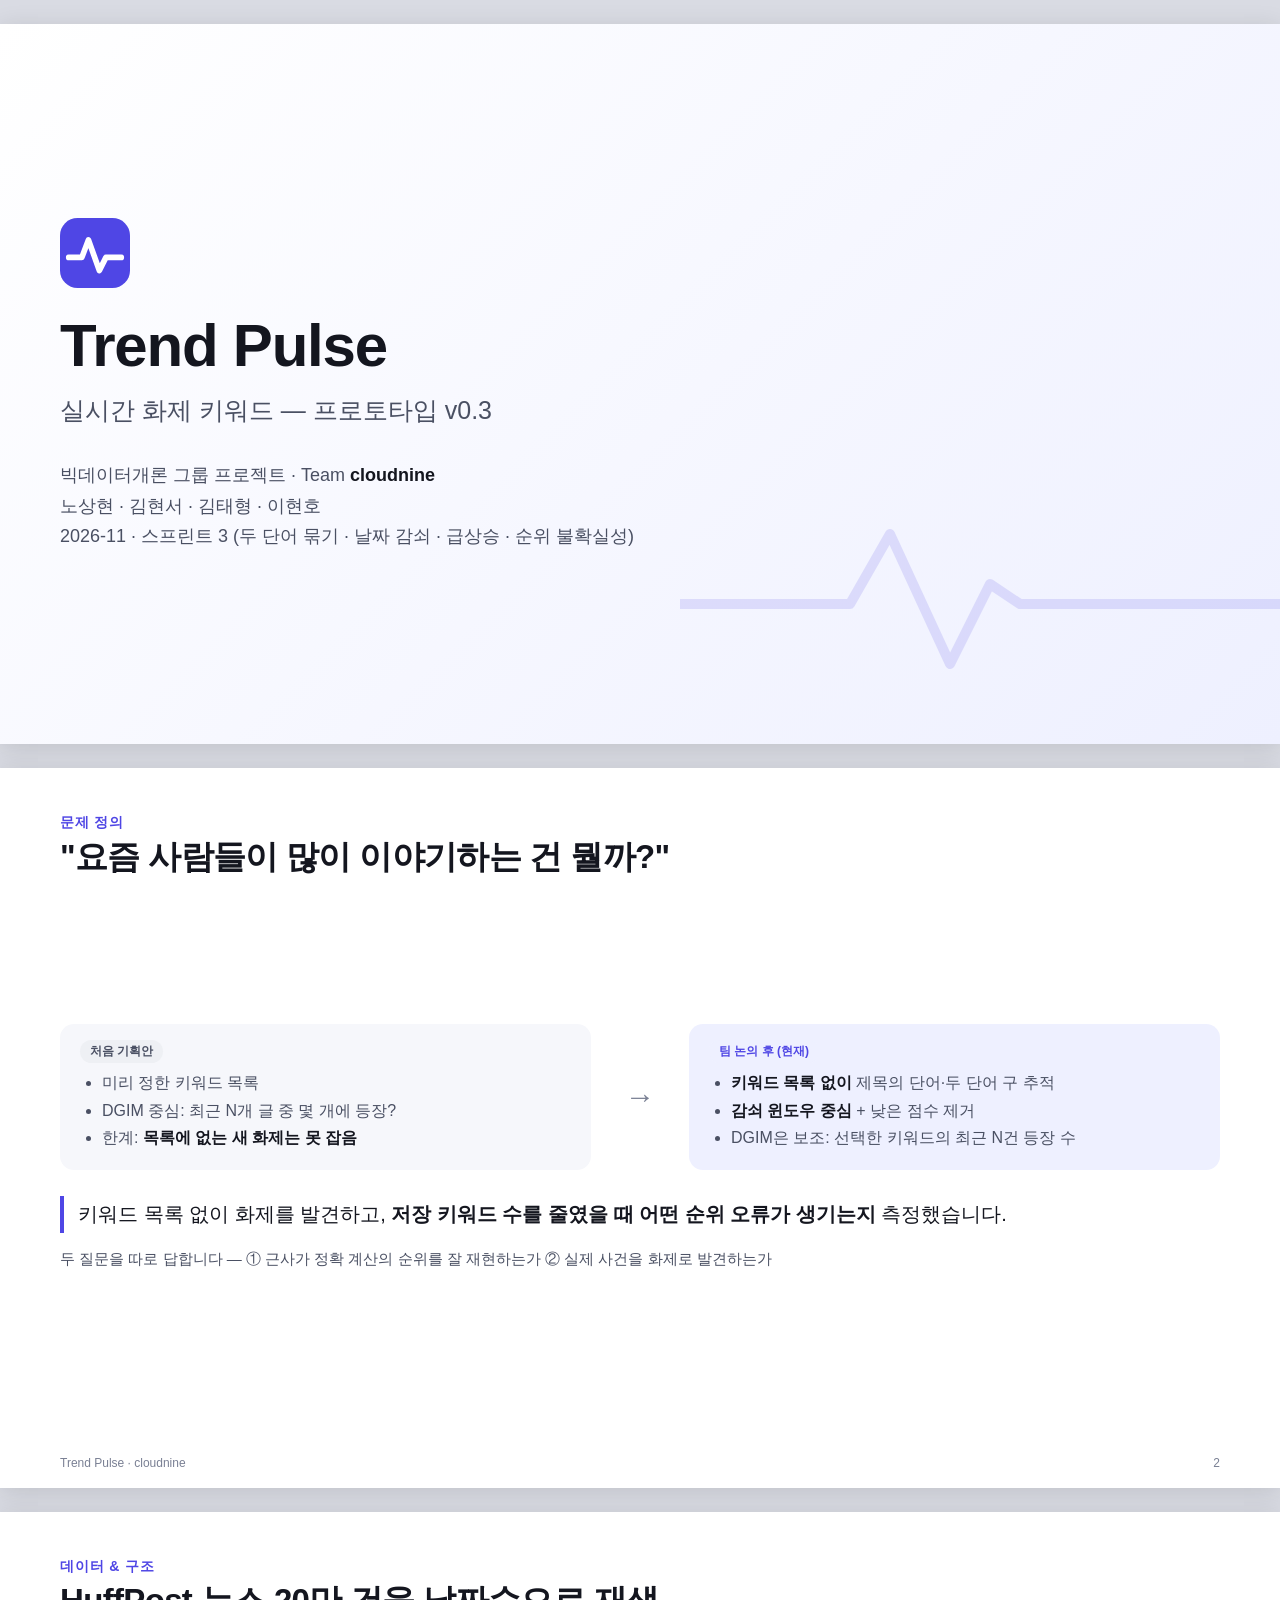
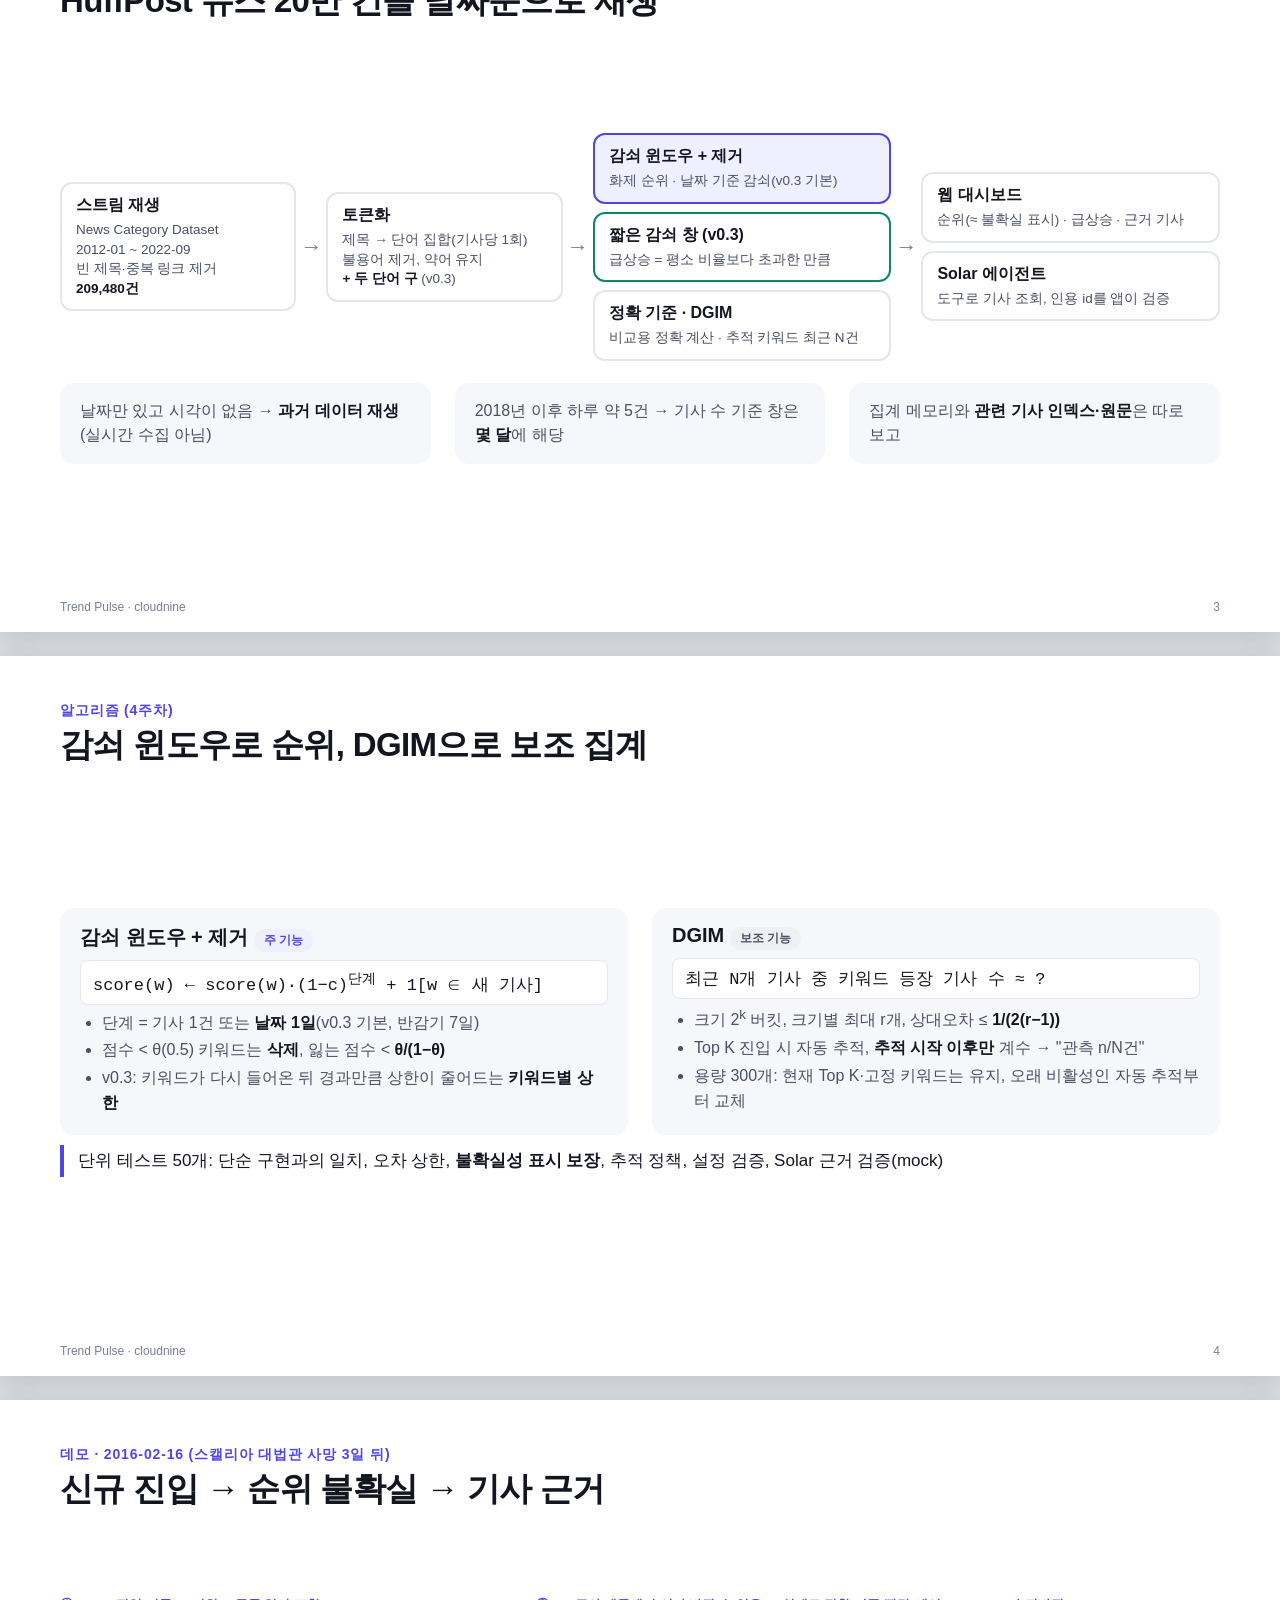
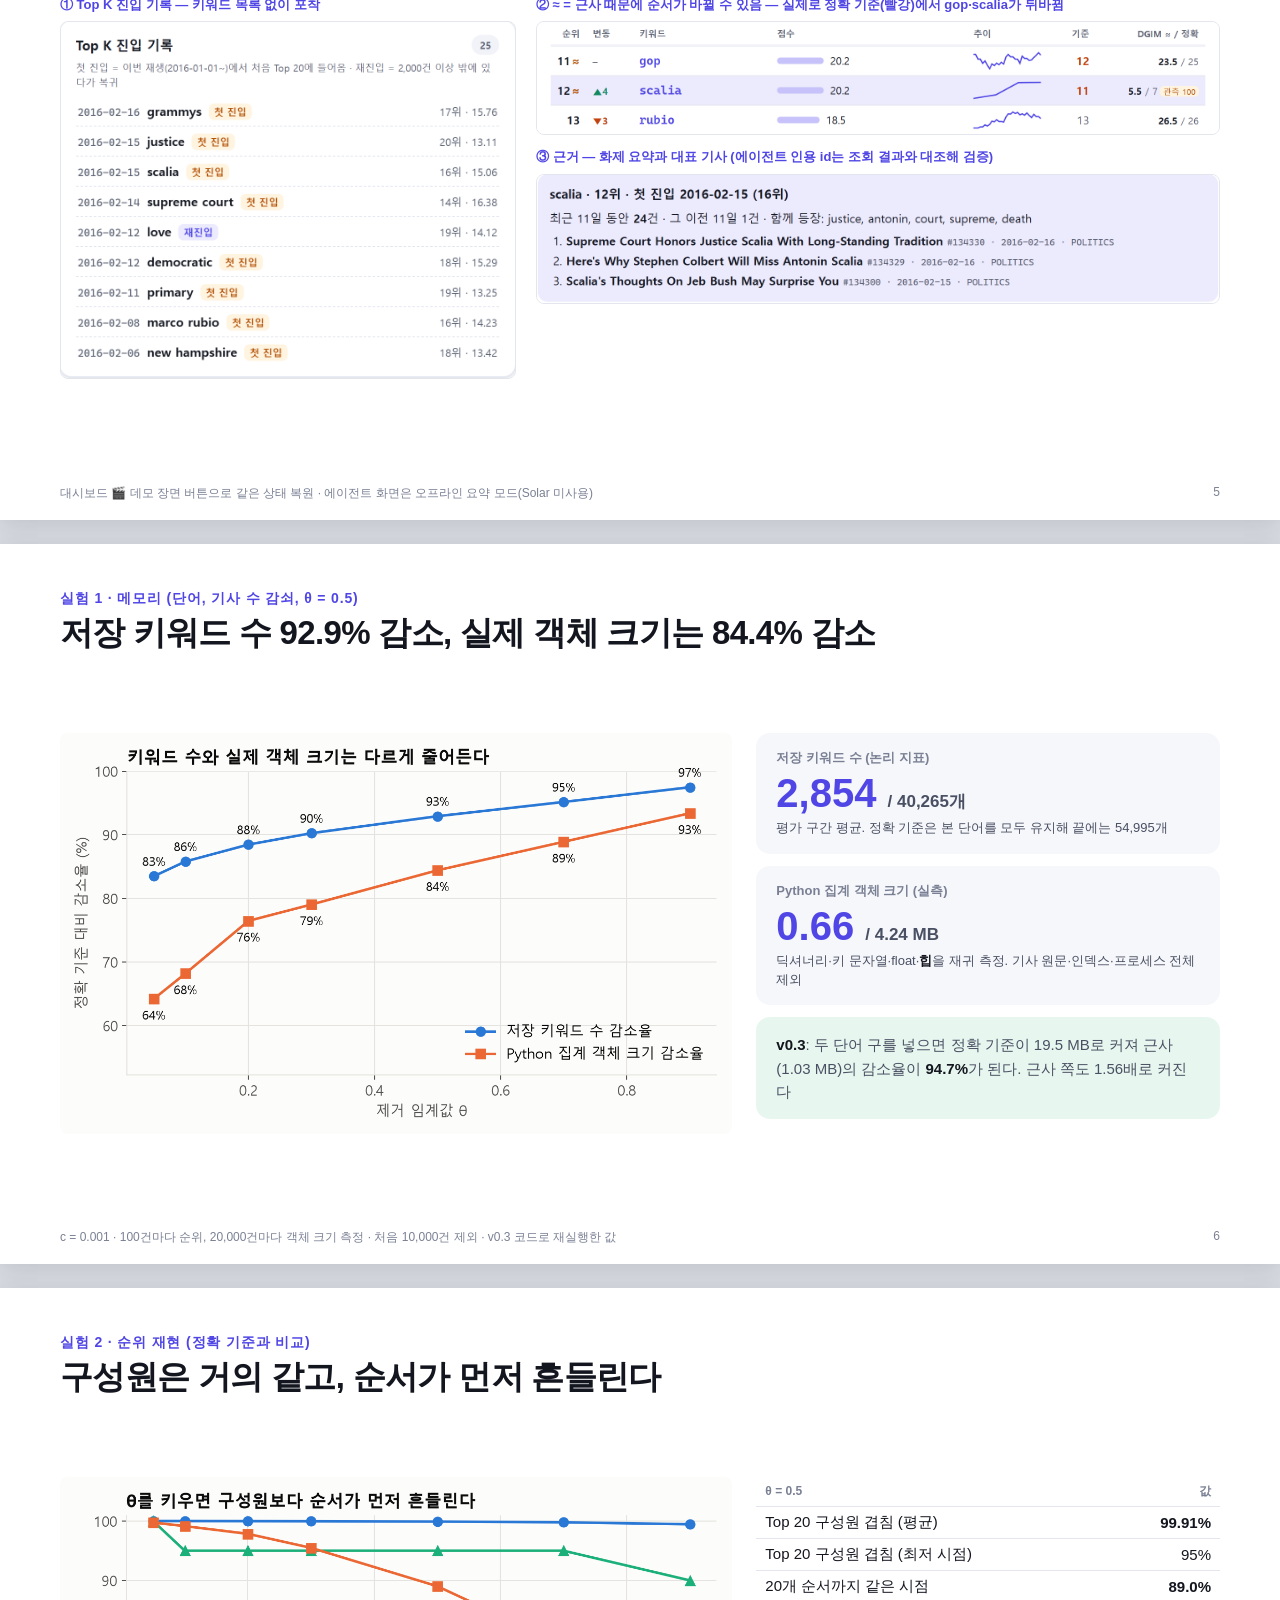
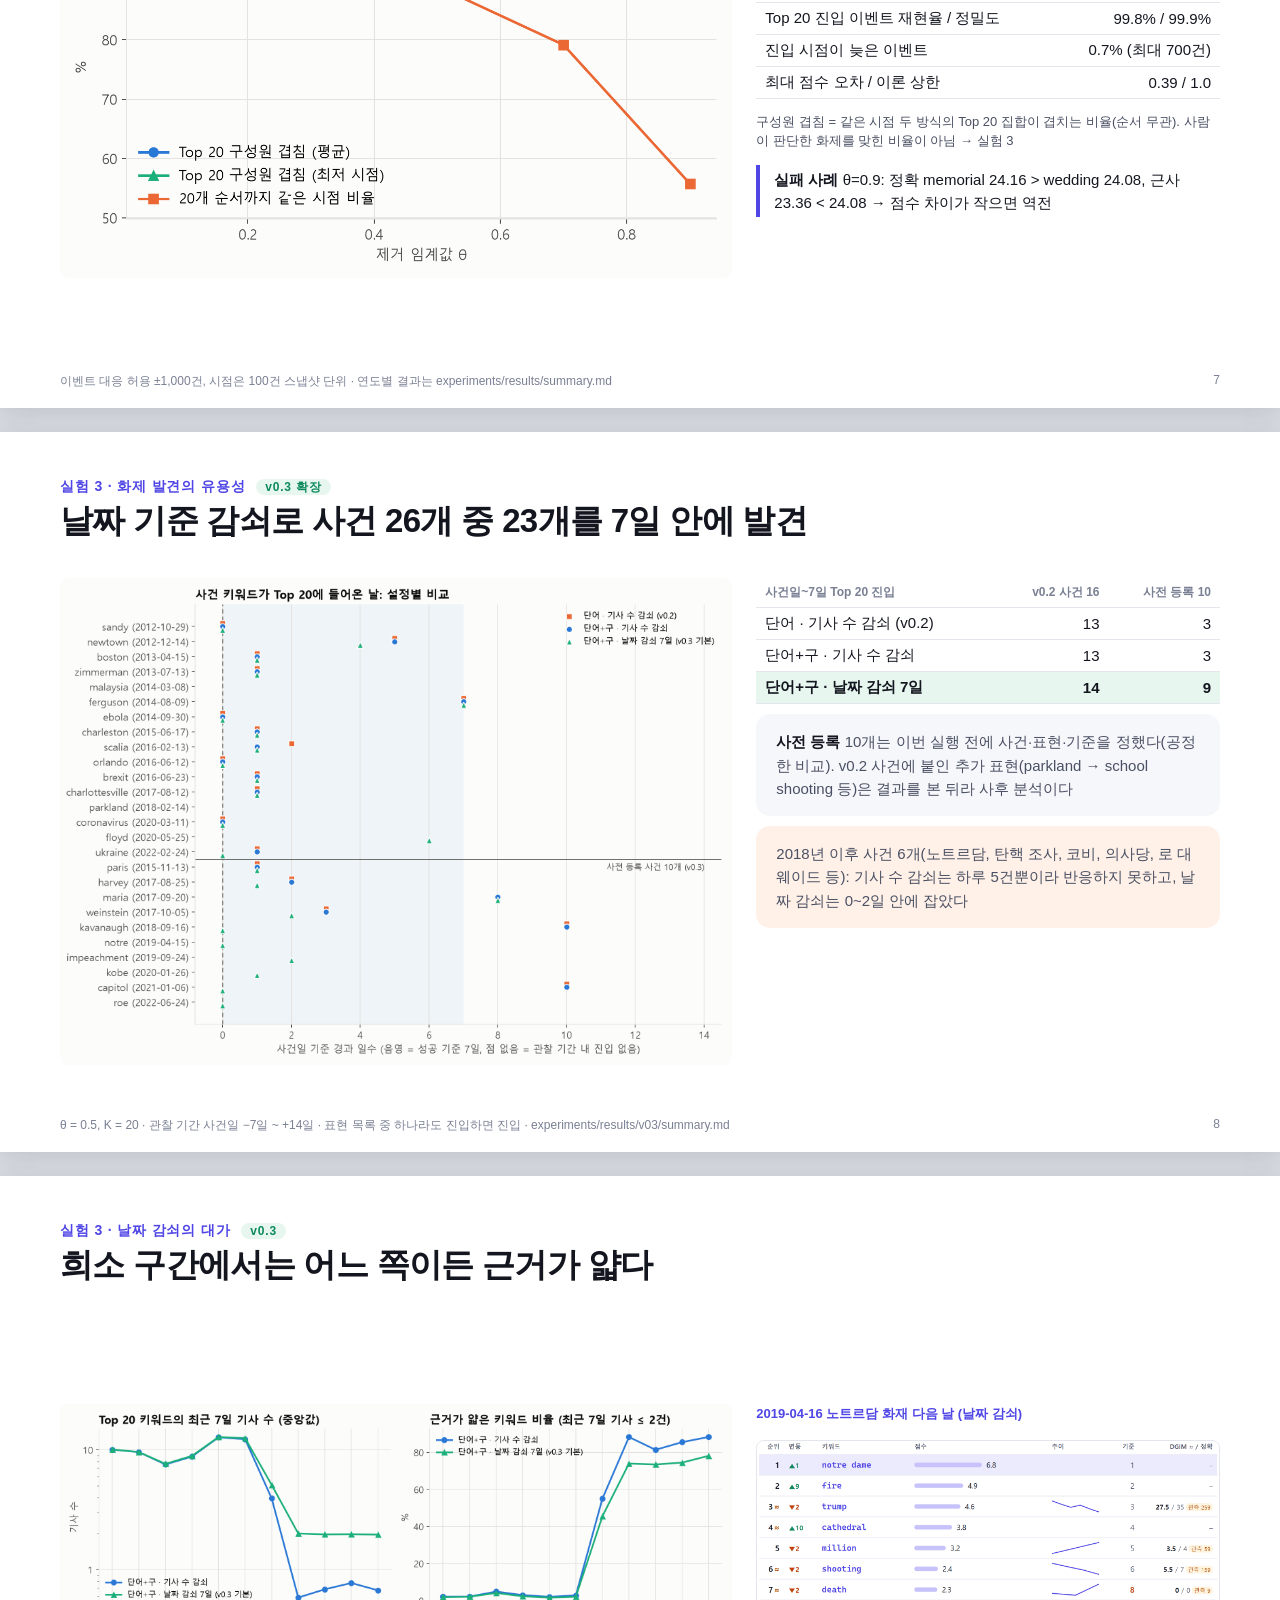
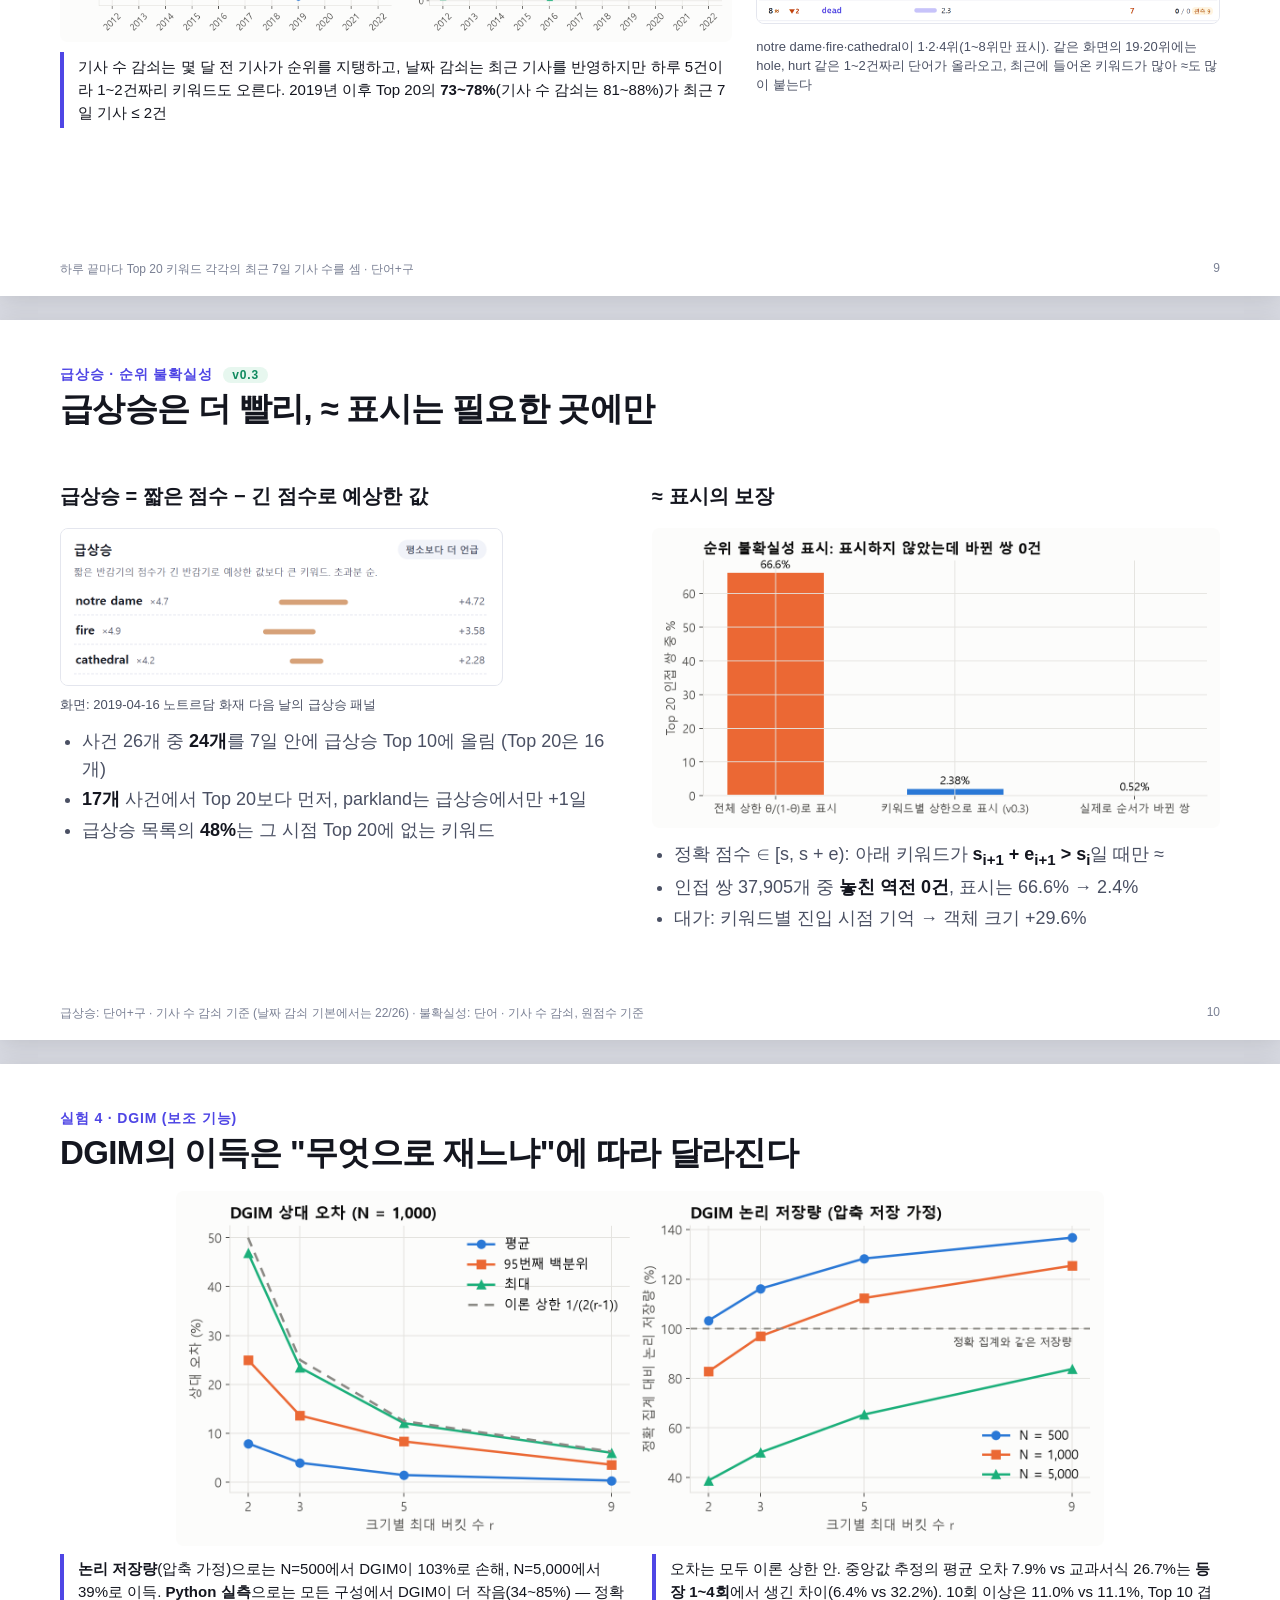
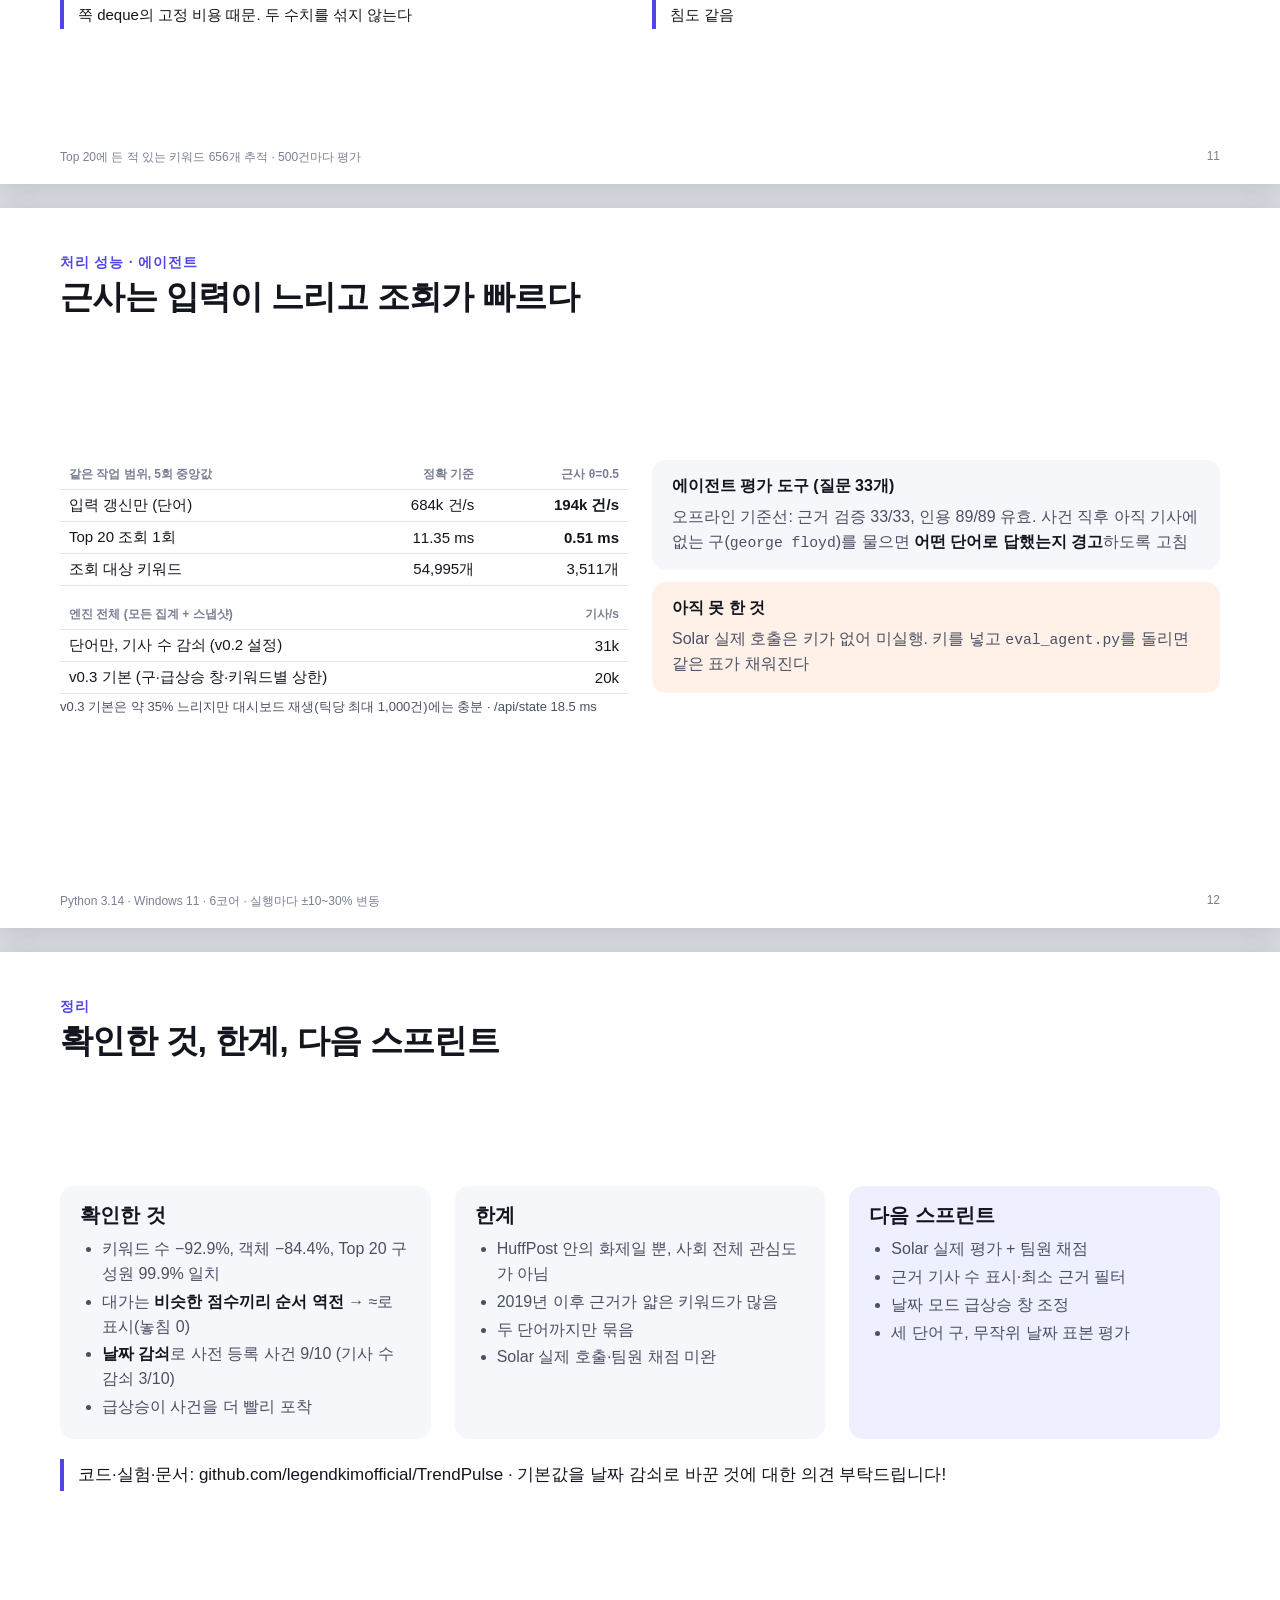
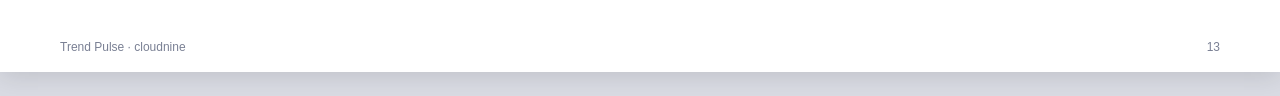
<file: docs/slides.html>
<!doctype html>
<html lang="ko">
<head>
<meta charset="utf-8">
<title>Trend Pulse 발표</title>
<style>
  @page { size: 1280px 720px; margin: 0; }
  :root {
    --ink: #14161f; --ink2: #4a5063; --muted: #7a8094; --line: #e4e6ee;
    --accent: #4f46e5; --accent-soft: #eef0ff; --warn: #c2410c; --warn-soft: #fff1e8;
    --good: #0f8a5f; --good-soft: #e7f7ef;
    --bg: #ffffff; --panel: #f6f7fb;
  }
  * { box-sizing: border-box; }
  html, body { margin: 0; background: #d9dbe3; }
  body { font-family: "Malgun Gothic", "Apple SD Gothic Neo", sans-serif; color: var(--ink);
         -webkit-print-color-adjust: exact; print-color-adjust: exact; }
  .slide { width: 1280px; height: 720px; background: var(--bg); position: relative; overflow: hidden;
           padding: 46px 60px 44px; display: flex; flex-direction: column; break-after: page; margin: 0 auto; }
  @media screen { .slide { margin: 24px auto; box-shadow: 0 4px 24px rgba(0,0,0,.12); } }
  .slide:last-child { break-after: auto; }
  .kicker { font-size: 14px; font-weight: 700; color: var(--accent); letter-spacing: .06em; margin-bottom: 4px; }
  .kicker .new { background: var(--good-soft); color: var(--good); border-radius: 999px; padding: 1px 9px; margin-left: 6px; font-size: 12px; }
  h1 { font-size: 33px; margin: 0 0 18px; letter-spacing: -.02em; line-height: 1.25; }
  h2 { font-size: 20px; margin: 0 0 8px; }
  p, li { font-size: 18px; line-height: 1.55; color: var(--ink2); }
  ul { margin: 0; padding-left: 22px; }
  li { margin: 3px 0; }
  b, strong { color: var(--ink); }
  .foot { position: absolute; left: 60px; right: 60px; bottom: 18px; display: flex; justify-content: space-between;
          font-size: 12px; color: var(--muted); }
  .center { flex: 1; display: flex; flex-direction: column; justify-content: center; padding-bottom: 30px; }
  .cols { display: grid; gap: 24px; grid-template-columns: 1fr 1fr; }
  .cols.wl { grid-template-columns: 1.45fr 1fr; }
  .slide > .cols { align-content: center; padding-bottom: 24px; }
  .cols.three { grid-template-columns: 1fr 1fr 1fr; }
  .panel { background: var(--panel); border-radius: 14px; padding: 16px 20px; }
  .panel p, .panel li { font-size: 16px; }
  .panel.warn { background: var(--warn-soft); }
  .panel.good { background: var(--good-soft); }
  .big { font-size: 40px; font-weight: 800; color: var(--accent); line-height: 1.1; font-variant-numeric: tabular-nums; }
  .big small { font-size: 17px; color: var(--ink2); font-weight: 600; }
  .label { font-size: 13px; color: var(--muted); font-weight: 700; margin-bottom: 4px; }
  .def { font-size: 13px; color: var(--ink2); margin-top: 4px; line-height: 1.45; }
  .tag { display: inline-block; font-size: 12px; font-weight: 700; padding: 3px 10px; border-radius: 999px;
         background: var(--accent-soft); color: var(--accent); }
  .tag.gray { background: #eef0f4; color: var(--ink2); }
  img.fig { width: 100%; display: block; border-radius: 8px; }
  img.crop { width: 100%; display: block; border: 1px solid var(--line); border-radius: 8px; }
  .takeaway { border-left: 4px solid var(--accent); padding: 3px 0 3px 14px; margin-top: 10px; }
  .takeaway p { margin: 0; font-size: 17px; color: var(--ink); }
  code { font-family: Consolas, "Cascadia Mono", monospace; font-size: .92em; }
  table { border-collapse: collapse; width: 100%; font-size: 15px; font-variant-numeric: tabular-nums; }
  th, td { padding: 6px 9px; border-bottom: 1px solid var(--line); text-align: right; }
  th { color: var(--muted); font-size: 12px; font-weight: 700; }
  th:first-child, td:first-child { text-align: left; }
  tr.hl td { background: var(--good-soft); font-weight: 700; color: var(--ink); }
  .title { justify-content: center; background: linear-gradient(135deg, #ffffff 0%, #eef0ff 100%); }
  .title h1 { font-size: 60px; margin-bottom: 8px; }
  .title .sub { font-size: 25px; color: var(--ink2); margin: 0 0 30px; }
  .title .team { font-size: 18px; color: var(--ink2); line-height: 1.7; }
  .logo { width: 70px; height: 70px; margin-bottom: 20px; }
  .pulse { position: absolute; right: -40px; bottom: 70px; width: 640px; opacity: .14; }
  .flow { display: grid; grid-template-columns: 0.95fr 30px 0.95fr 30px 1.2fr 30px 1.2fr; align-items: center; }
  .node { border: 2px solid var(--line); border-radius: 12px; padding: 11px 14px; background: #fff; }
  .node h3 { margin: 0 0 4px; font-size: 16px; }
  .node p { margin: 0; font-size: 13.5px; line-height: 1.45; }
  .node.main { border-color: var(--accent); background: var(--accent-soft); }
  .node.new { border-color: var(--good); }
  .stack { display: grid; gap: 8px; }
  .arrow { text-align: center; color: var(--muted); font-size: 22px; }
  .formula { font-family: Consolas, monospace; font-size: 17px; background: #fff; border: 1px solid var(--line);
             border-radius: 8px; padding: 8px 12px; margin: 6px 0; color: var(--ink); }
  .cap { font-size: 13px; font-weight: 700; color: var(--accent); margin: 0 0 6px; }
</style>
</head>
<body>

<!-- 1 -->
<section class="slide title">
  <svg class="logo" viewBox="0 0 32 32"><rect width="32" height="32" rx="8" fill="#4f46e5"/><path d="M4 18h6l3-8 5 14 3-6h7" stroke="#fff" stroke-width="2.6" fill="none" stroke-linecap="round" stroke-linejoin="round"/></svg>
  <h1>Trend Pulse</h1>
  <p class="sub">실시간 화제 키워드 — 프로토타입 v0.3</p>
  <div class="team">
    빅데이터개론 그룹 프로젝트 · Team <b>cloudnine</b><br>
    노상현 · 김현서 · 김태형 · 이현호<br>
    2026-11 · 스프린트 3 (두 단어 묶기 · 날짜 감쇠 · 급상승 · 순위 불확실성)
  </div>
  <svg class="pulse" viewBox="0 0 640 160"><path d="M0 90h170l40-70 60 130 40-80 30 20h300" stroke="#4f46e5" stroke-width="10" fill="none" stroke-linecap="round" stroke-linejoin="round"/></svg>
</section>

<!-- 2 -->
<section class="slide">
  <div class="kicker">문제 정의</div>
  <h1>"요즘 사람들이 많이 이야기하는 건 뭘까?"</h1>
  <div class="center">
    <div class="cols" style="grid-template-columns:1fr 50px 1fr;align-items:stretch">
      <div class="panel">
        <span class="tag gray">처음 기획안</span>
        <ul style="margin-top:8px">
          <li>미리 정한 키워드 목록</li>
          <li>DGIM 중심: 최근 N개 글 중 몇 개에 등장?</li>
          <li>한계: <b>목록에 없는 새 화제는 못 잡음</b></li>
        </ul>
      </div>
      <div class="arrow" style="align-self:center;font-size:30px">→</div>
      <div class="panel" style="background:var(--accent-soft)">
        <span class="tag">팀 논의 후 (현재)</span>
        <ul style="margin-top:8px">
          <li><b>키워드 목록 없이</b> 제목의 단어·두 단어 구 추적</li>
          <li><b>감쇠 윈도우 중심</b> + 낮은 점수 제거</li>
          <li>DGIM은 보조: 선택한 키워드의 최근 N건 등장 수</li>
        </ul>
      </div>
    </div>
    <div class="takeaway" style="margin-top:26px">
      <p style="font-size:20px">키워드 목록 없이 화제를 발견하고, <b>저장 키워드 수를 줄였을 때 어떤 순위 오류가 생기는지</b> 측정했습니다.</p>
    </div>
    <p style="font-size:15px;margin-top:14px">두 질문을 따로 답합니다 — ① 근사가 정확 계산의 순위를 잘 재현하는가 ② 실제 사건을 화제로 발견하는가</p>
  </div>
  <div class="foot"><span>Trend Pulse · cloudnine</span><span>2</span></div>
</section>

<!-- 3 -->
<section class="slide">
  <div class="kicker">데이터 & 구조</div>
  <h1>HuffPost 뉴스 20만 건을 날짜순으로 재생</h1>
  <div class="center">
    <div class="flow">
      <div class="node"><h3>스트림 재생</h3><p>News Category Dataset<br>2012-01 ~ 2022-09<br>빈 제목·중복 링크 제거<br><b>209,480건</b></p></div>
      <div class="arrow">→</div>
      <div class="node"><h3>토큰화</h3><p>제목 → 단어 집합(기사당 1회)<br>불용어 제거, 약어 유지<br><b>+ 두 단어 구</b> (v0.3)</p></div>
      <div class="arrow">→</div>
      <div class="stack">
        <div class="node main"><h3>감쇠 윈도우 + 제거</h3><p>화제 순위 · 날짜 기준 감쇠(v0.3 기본)</p></div>
        <div class="node new"><h3>짧은 감쇠 창 (v0.3)</h3><p>급상승 = 평소 비율보다 초과한 만큼</p></div>
        <div class="node"><h3>정확 기준 · DGIM</h3><p>비교용 정확 계산 · 추적 키워드 최근 N건</p></div>
      </div>
      <div class="arrow">→</div>
      <div class="stack">
        <div class="node"><h3>웹 대시보드</h3><p>순위(≈ 불확실 표시) · 급상승 · 근거 기사</p></div>
        <div class="node"><h3>Solar 에이전트</h3><p>도구로 기사 조회, 인용 id를 앱이 검증</p></div>
      </div>
    </div>
    <div class="cols three" style="margin-top:22px">
      <div class="panel"><p style="margin:0">날짜만 있고 시각이 없음 → <b>과거 데이터 재생</b>(실시간 수집 아님)</p></div>
      <div class="panel"><p style="margin:0">2018년 이후 하루 약 5건 → 기사 수 기준 창은 <b>몇 달</b>에 해당</p></div>
      <div class="panel"><p style="margin:0">집계 메모리와 <b>관련 기사 인덱스·원문</b>은 따로 보고</p></div>
    </div>
  </div>
  <div class="foot"><span>Trend Pulse · cloudnine</span><span>3</span></div>
</section>

<!-- 4 -->
<section class="slide">
  <div class="kicker">알고리즘 (4주차)</div>
  <h1>감쇠 윈도우로 순위, DGIM으로 보조 집계</h1>
  <div class="center">
    <div class="cols">
      <div class="panel">
        <h2>감쇠 윈도우 + 제거 <span class="tag">주 기능</span></h2>
        <div class="formula">score(w) ← score(w)·(1−c)<sup>단계</sup> + 1[w ∈ 새 기사]</div>
        <ul>
          <li>단계 = 기사 1건 또는 <b>날짜 1일</b>(v0.3 기본, 반감기 7일)</li>
          <li>점수 &lt; θ(0.5) 키워드는 <b>삭제</b>, 잃는 점수 &lt; <b>θ/(1−θ)</b></li>
          <li>v0.3: 키워드가 다시 들어온 뒤 경과만큼 상한이 줄어드는 <b>키워드별 상한</b></li>
        </ul>
      </div>
      <div class="panel">
        <h2>DGIM <span class="tag gray">보조 기능</span></h2>
        <div class="formula">최근 N개 기사 중 키워드 등장 기사 수 ≈ ?</div>
        <ul>
          <li>크기 2<sup>k</sup> 버킷, 크기별 최대 r개, 상대오차 ≤ <b>1/(2(r−1))</b></li>
          <li>Top K 진입 시 자동 추적, <b>추적 시작 이후만</b> 계수 → "관측 n/N건"</li>
          <li>용량 300개: 현재 Top K·고정 키워드는 유지, 오래 비활성인 자동 추적부터 교체</li>
        </ul>
      </div>
    </div>
    <div class="takeaway"><p>단위 테스트 50개: 단순 구현과의 일치, 오차 상한, <b>불확실성 표시 보장</b>, 추적 정책, 설정 검증, Solar 근거 검증(mock)</p></div>
  </div>
  <div class="foot"><span>Trend Pulse · cloudnine</span><span>4</span></div>
</section>

<!-- 5 -->
<section class="slide">
  <div class="kicker">데모 · 2016-02-16 (스캘리아 대법관 사망 3일 뒤)</div>
  <h1 style="margin-bottom:12px">신규 진입 → 순위 불확실 → 기사 근거</h1>
  <div class="cols" style="grid-template-columns:0.8fr 1.2fr;gap:20px;flex:1;min-height:0">
    <div>
      <p class="cap">① Top K 진입 기록 — 키워드 목록 없이 포착</p>
      <img class="crop" src="img/v03_demo_entries.png" alt="Top K 진입 기록">
    </div>
    <div style="display:grid;gap:12px;align-content:start">
      <div>
        <p class="cap">② ≈ = 근사 때문에 순서가 바뀔 수 있음 — 실제로 정확 기준(빨강)에서 gop·scalia가 뒤바뀜</p>
        <img class="crop" src="img/v03_demo_rank.png" alt="순위 불확실 표시">
      </div>
      <div>
        <p class="cap">③ 근거 — 화제 요약과 대표 기사 (에이전트 인용 id는 조회 결과와 대조해 검증)</p>
        <img class="crop" src="img/v03_demo_evidence.png" alt="근거 기사">
      </div>
    </div>
  </div>
  <div class="foot"><span>대시보드 🎬 데모 장면 버튼으로 같은 상태 복원 · 에이전트 화면은 오프라인 요약 모드(Solar 미사용)</span><span>5</span></div>
</section>

<!-- 6 -->
<section class="slide">
  <div class="kicker">실험 1 · 메모리 (단어, 기사 수 감쇠, θ = 0.5)</div>
  <h1>저장 키워드 수 92.9% 감소, 실제 객체 크기는 84.4% 감소</h1>
  <div class="cols wl" style="flex:1;min-height:0">
    <div><img class="fig" src="img/f2_memory_logical_vs_python.png" alt="키워드 수 vs 객체 크기"></div>
    <div style="display:grid;gap:12px;align-content:start">
      <div class="panel"><div class="label">저장 키워드 수 (논리 지표)</div><div class="big">2,854 <small>/ 40,265개</small></div>
        <div class="def">평가 구간 평균. 정확 기준은 본 단어를 모두 유지해 끝에는 54,995개</div></div>
      <div class="panel"><div class="label">Python 집계 객체 크기 (실측)</div><div class="big">0.66 <small>/ 4.24 MB</small></div>
        <div class="def">딕셔너리·키 문자열·float·<b>힙</b>을 재귀 측정. 기사 원문·인덱스·프로세스 전체 제외</div></div>
      <div class="panel good"><p style="margin:0;font-size:15px"><b>v0.3</b>: 두 단어 구를 넣으면 정확 기준이 19.5 MB로 커져 근사(1.03 MB)의 감소율이 <b>94.7%</b>가 된다. 근사 쪽도 1.56배로 커진다</p></div>
    </div>
  </div>
  <div class="foot"><span>c = 0.001 · 100건마다 순위, 20,000건마다 객체 크기 측정 · 처음 10,000건 제외 · v0.3 코드로 재실행한 값</span><span>6</span></div>
</section>

<!-- 7 -->
<section class="slide">
  <div class="kicker">실험 2 · 순위 재현 (정확 기준과 비교)</div>
  <h1>구성원은 거의 같고, 순서가 먼저 흔들린다</h1>
  <div class="cols wl" style="flex:1;min-height:0">
    <div><img class="fig" src="img/f3_rank_agreement.png" alt="순위 재현"></div>
    <div style="display:grid;gap:10px;align-content:start">
      <table>
        <tr><th>θ = 0.5</th><th>값</th></tr>
        <tr><td>Top 20 구성원 겹침 (평균)</td><td><b>99.91%</b></td></tr>
        <tr><td>Top 20 구성원 겹침 (최저 시점)</td><td>95%</td></tr>
        <tr><td>20개 순서까지 같은 시점</td><td><b>89.0%</b></td></tr>
        <tr><td>Top 20 진입 이벤트 재현율 / 정밀도</td><td>99.8% / 99.9%</td></tr>
        <tr><td>진입 시점이 늦은 이벤트</td><td>0.7% (최대 700건)</td></tr>
        <tr><td>최대 점수 오차 / 이론 상한</td><td>0.39 / 1.0</td></tr>
      </table>
      <div class="def">구성원 겹침 = 같은 시점 두 방식의 Top 20 집합이 겹치는 비율(순서 무관). 사람이 판단한 화제를 맞힌 비율이 아님 → 실험 3</div>
      <div class="takeaway" style="margin-top:4px"><p style="font-size:15px"><b>실패 사례</b> θ=0.9: 정확 memorial 24.16 &gt; wedding 24.08, 근사 23.36 &lt; 24.08 → 점수 차이가 작으면 역전</p></div>
    </div>
  </div>
  <div class="foot"><span>이벤트 대응 허용 ±1,000건, 시점은 100건 스냅샷 단위 · 연도별 결과는 experiments/results/summary.md</span><span>7</span></div>
</section>

<!-- 8 -->
<section class="slide">
  <div class="kicker">실험 3 · 화제 발견의 유용성 <span class="new">v0.3 확장</span></div>
  <h1>날짜 기준 감쇠로 사건 26개 중 23개를 7일 안에 발견</h1>
  <div class="cols wl" style="flex:1;min-height:0">
    <div><img class="fig" src="img/f9_case_configs.png" alt="설정별 사례 평가"></div>
    <div style="display:grid;gap:10px;align-content:start">
      <table>
        <tr><th>사건일~7일 Top 20 진입</th><th>v0.2 사건 16</th><th>사전 등록 10</th></tr>
        <tr><td>단어 · 기사 수 감쇠 (v0.2)</td><td>13</td><td>3</td></tr>
        <tr><td>단어+구 · 기사 수 감쇠</td><td>13</td><td>3</td></tr>
        <tr class="hl"><td>단어+구 · 날짜 감쇠 7일</td><td>14</td><td>9</td></tr>
      </table>
      <div class="panel"><p style="margin:0;font-size:15px"><b>사전 등록</b> 10개는 이번 실행 전에 사건·표현·기준을 정했다(공정한 비교). v0.2 사건에 붙인 추가 표현(parkland → school shooting 등)은 결과를 본 뒤라 사후 분석이다</p></div>
      <div class="panel warn"><p style="margin:0;font-size:15px">2018년 이후 사건 6개(노트르담, 탄핵 조사, 코비, 의사당, 로 대 웨이드 등): 기사 수 감쇠는 하루 5건뿐이라 반응하지 못하고, 날짜 감쇠는 0~2일 안에 잡았다</p></div>
    </div>
  </div>
  <div class="foot"><span>θ = 0.5, K = 20 · 관찰 기간 사건일 −7일 ~ +14일 · 표현 목록 중 하나라도 진입하면 진입 · experiments/results/v03/summary.md</span><span>8</span></div>
</section>

<!-- 9 -->
<section class="slide">
  <div class="kicker">실험 3 · 날짜 감쇠의 대가 <span class="new">v0.3</span></div>
  <h1>희소 구간에서는 어느 쪽이든 근거가 얇다</h1>
  <div class="cols wl" style="flex:1;min-height:0">
    <div>
      <img class="fig" src="img/f10_day_vs_article.png" alt="날짜 감쇠 vs 기사 수 감쇠">
      <div class="takeaway"><p style="font-size:15px">기사 수 감쇠는 몇 달 전 기사가 순위를 지탱하고, 날짜 감쇠는 최근 기사를 반영하지만 하루 5건이라 1~2건짜리 키워드도 오른다. 2019년 이후 Top 20의 <b>73~78%</b>(기사 수 감쇠는 81~88%)가 최근 7일 기사 ≤ 2건</p></div>
    </div>
    <div style="display:grid;gap:10px;align-content:start">
      <p class="cap">2019-04-16 노트르담 화재 다음 날 (날짜 감쇠)</p>
      <img class="crop" src="img/v03_sparse_rank.png" alt="2019 희소 구간 순위">
      <div class="def">notre dame·fire·cathedral이 1·2·4위(1~8위만 표시). 같은 화면의 19·20위에는 hole, hurt 같은 1~2건짜리 단어가 올라오고, 최근에 들어온 키워드가 많아 ≈도 많이 붙는다</div>
    </div>
  </div>
  <div class="foot"><span>하루 끝마다 Top 20 키워드 각각의 최근 7일 기사 수를 셈 · 단어+구</span><span>9</span></div>
</section>

<!-- 10 -->
<section class="slide">
  <div class="kicker">급상승 · 순위 불확실성 <span class="new">v0.3</span></div>
  <h1>급상승은 더 빨리, ≈ 표시는 필요한 곳에만</h1>
  <div class="cols" style="flex:1;min-height:0;grid-template-columns:1fr 1fr">
    <div style="display:grid;gap:10px;align-content:start">
      <h2>급상승 = 짧은 점수 − 긴 점수로 예상한 값</h2>
      <img class="crop" src="img/v03_sparse_burst.png" alt="급상승 패널" style="width:78%">
      <p class="def" style="margin:0">화면: 2019-04-16 노트르담 화재 다음 날의 급상승 패널</p>
      <ul>
        <li>사건 26개 중 <b>24개</b>를 7일 안에 급상승 Top 10에 올림 (Top 20은 16개)</li>
        <li><b>17개</b> 사건에서 Top 20보다 먼저, parkland는 급상승에서만 +1일</li>
        <li>급상승 목록의 <b>48%</b>는 그 시점 Top 20에 없는 키워드</li>
      </ul>
    </div>
    <div style="display:grid;gap:10px;align-content:start">
      <h2>≈ 표시의 보장</h2>
      <img class="fig" src="img/f12_uncertainty.png" alt="불확실성 표시">
      <ul>
        <li>정확 점수 ∈ [s, s + e): 아래 키워드가 <b>s<sub>i+1</sub> + e<sub>i+1</sub> &gt; s<sub>i</sub></b>일 때만 ≈</li>
        <li>인접 쌍 37,905개 중 <b>놓친 역전 0건</b>, 표시는 66.6% → 2.4%</li>
        <li>대가: 키워드별 진입 시점 기억 → 객체 크기 +29.6%</li>
      </ul>
    </div>
  </div>
  <div class="foot"><span>급상승: 단어+구 · 기사 수 감쇠 기준 (날짜 감쇠 기본에서는 22/26) · 불확실성: 단어 · 기사 수 감쇠, 원점수 기준</span><span>10</span></div>
</section>

<!-- 11 -->
<section class="slide">
  <div class="kicker">실험 4 · DGIM (보조 기능)</div>
  <h1>DGIM의 이득은 "무엇으로 재느냐"에 따라 달라진다</h1>
  <img class="fig" src="img/f6_dgim_error_memory.png" alt="DGIM 오차와 논리 저장량" style="width:80%;margin:0 auto">
  <div class="cols" style="margin-top:8px">
    <div class="takeaway" style="margin-top:0"><p style="font-size:15px"><b>논리 저장량</b>(압축 가정)으로는 N=500에서 DGIM이 103%로 손해, N=5,000에서 39%로 이득. <b>Python 실측</b>으로는 모든 구성에서 DGIM이 더 작음(34~85%) — 정확 쪽 deque의 고정 비용 때문. 두 수치를 섞지 않는다</p></div>
    <div class="takeaway" style="margin-top:0"><p style="font-size:15px">오차는 모두 이론 상한 안. 중앙값 추정의 평균 오차 7.9% vs 교과서식 26.7%는 <b>등장 1~4회</b>에서 생긴 차이(6.4% vs 32.2%). 10회 이상은 11.0% vs 11.1%, Top 10 겹침도 같음</p></div>
  </div>
  <div class="foot"><span>Top 20에 든 적 있는 키워드 656개 추적 · 500건마다 평가</span><span>11</span></div>
</section>

<!-- 12 -->
<section class="slide">
  <div class="kicker">처리 성능 · 에이전트</div>
  <h1>근사는 입력이 느리고 조회가 빠르다</h1>
  <div class="center">
    <div class="cols">
      <div>
        <table>
          <tr><th>같은 작업 범위, 5회 중앙값</th><th>정확 기준</th><th>근사 θ=0.5</th></tr>
          <tr><td>입력 갱신만 (단어)</td><td>684k 건/s</td><td><b>194k 건/s</b></td></tr>
          <tr><td>Top 20 조회 1회</td><td>11.35 ms</td><td><b>0.51 ms</b></td></tr>
          <tr><td>조회 대상 키워드</td><td>54,995개</td><td>3,511개</td></tr>
        </table>
        <table style="margin-top:14px">
          <tr><th>엔진 전체 (모든 집계 + 스냅샷)</th><th>기사/s</th></tr>
          <tr><td>단어만, 기사 수 감쇠 (v0.2 설정)</td><td>31k</td></tr>
          <tr><td>v0.3 기본 (구·급상승 창·키워드별 상한)</td><td>20k</td></tr>
        </table>
        <p class="def">v0.3 기본은 약 35% 느리지만 대시보드 재생(틱당 최대 1,000건)에는 충분 · /api/state 18.5 ms</p>
      </div>
      <div style="display:grid;gap:12px;align-content:start">
        <div class="panel"><h2 style="font-size:16px">에이전트 평가 도구 (질문 33개)</h2><p style="margin:0">오프라인 기준선: 근거 검증 33/33, 인용 89/89 유효. 사건 직후 아직 기사에 없는 구(<code>george floyd</code>)를 물으면 <b>어떤 단어로 답했는지 경고</b>하도록 고침</p></div>
        <div class="panel warn"><h2 style="font-size:16px">아직 못 한 것</h2><p style="margin:0">Solar 실제 호출은 키가 없어 미실행. 키를 넣고 <code>eval_agent.py</code>를 돌리면 같은 표가 채워진다</p></div>
      </div>
    </div>
  </div>
  <div class="foot"><span>Python 3.14 · Windows 11 · 6코어 · 실행마다 ±10~30% 변동</span><span>12</span></div>
</section>

<!-- 13 -->
<section class="slide">
  <div class="kicker">정리</div>
  <h1>확인한 것, 한계, 다음 스프린트</h1>
  <div class="center">
    <div class="cols three">
      <div class="panel">
        <h2>확인한 것</h2>
        <ul>
          <li>키워드 수 −92.9%, 객체 −84.4%, Top 20 구성원 99.9% 일치</li>
          <li>대가는 <b>비슷한 점수끼리 순서 역전</b> → ≈로 표시(놓침 0)</li>
          <li><b>날짜 감쇠</b>로 사전 등록 사건 9/10 (기사 수 감쇠 3/10)</li>
          <li>급상승이 사건을 더 빨리 포착</li>
        </ul>
      </div>
      <div class="panel">
        <h2>한계</h2>
        <ul>
          <li>HuffPost 안의 화제일 뿐, 사회 전체 관심도가 아님</li>
          <li>2019년 이후 근거가 얇은 키워드가 많음</li>
          <li>두 단어까지만 묶음</li>
          <li>Solar 실제 호출·팀원 채점 미완</li>
        </ul>
      </div>
      <div class="panel" style="background:var(--accent-soft)">
        <h2>다음 스프린트</h2>
        <ul>
          <li>Solar 실제 평가 + 팀원 채점</li>
          <li>근거 기사 수 표시·최소 근거 필터</li>
          <li>날짜 모드 급상승 창 조정</li>
          <li>세 단어 구, 무작위 날짜 표본 평가</li>
        </ul>
      </div>
    </div>
    <div class="takeaway" style="margin-top:20px"><p>코드·실험·문서: github.com/legendkimofficial/TrendPulse · 기본값을 날짜 감쇠로 바꾼 것에 대한 의견 부탁드립니다!</p></div>
  </div>
  <div class="foot"><span>Trend Pulse · cloudnine</span><span>13</span></div>
</section>

</body>
</html>
</file>
